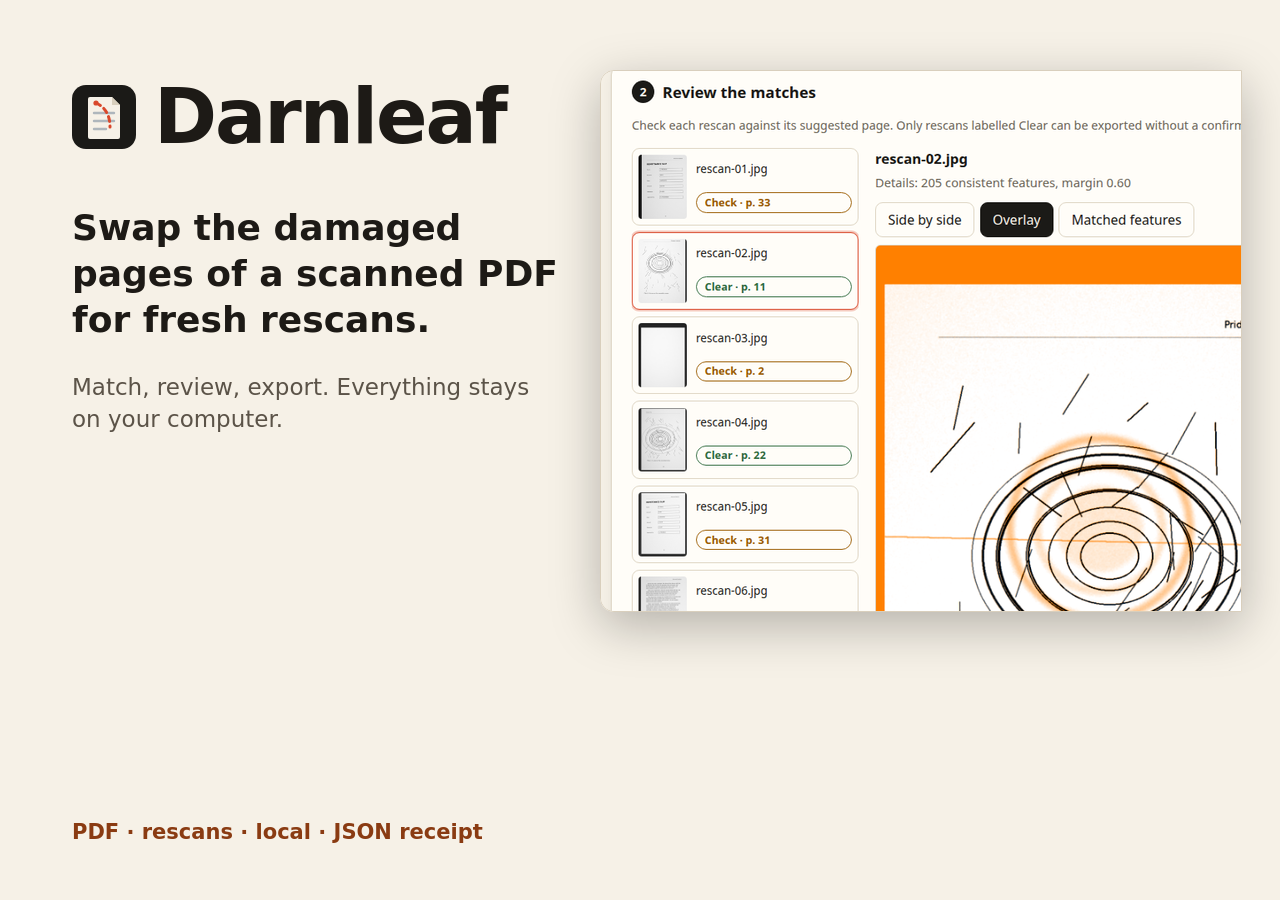
<file: assets/social-card.html>
<!doctype html>
<meta charset="utf-8">
<style>
  html,body{margin:0;width:1200px;height:675px;background:#f6f1e7;font-family:"Noto Sans","DejaVu Sans",sans-serif;color:#1d1a16;overflow:hidden}
  .wrap{display:flex;height:100%}
  .l{width:560px;padding:72px 0 0 72px;box-sizing:border-box}
  .brand{display:flex;align-items:center;gap:18px}
  .brand img{width:64px;height:64px}
  h1{font-size:76px;margin:0;letter-spacing:-2px}
  p.t{font-size:36px;line-height:1.28;margin:44px 0 0;font-weight:600}
  p.s{font-size:23px;line-height:1.4;margin:28px 0 0;color:#5b5348}
  .tags{position:absolute;left:72px;bottom:56px;font-size:21px;color:#8a3b12;font-weight:600}
  .r{position:absolute;left:600px;top:70px;width:640px;height:540px;overflow:hidden;border-radius:14px 0 0 14px;box-shadow:0 14px 50px #0004;border:1px solid #d9cfbd}
  .r img{width:1000px;margin:-8px 0 0 -30px;display:block}
</style>
<div class="wrap">
  <div class="l">
    <div class="brand"><img src="logo.svg" alt=""><h1>Darnleaf</h1></div>
    <p class="t">Swap the damaged pages of a scanned PDF for fresh rescans.</p>
    <p class="s">Match, review, export. Everything stays on your computer.</p>
  </div>
  <div class="r"><img src="review.png" alt=""></div>
  <div class="tags">PDF · rescans · local · JSON receipt</div>
</div>
</file>
